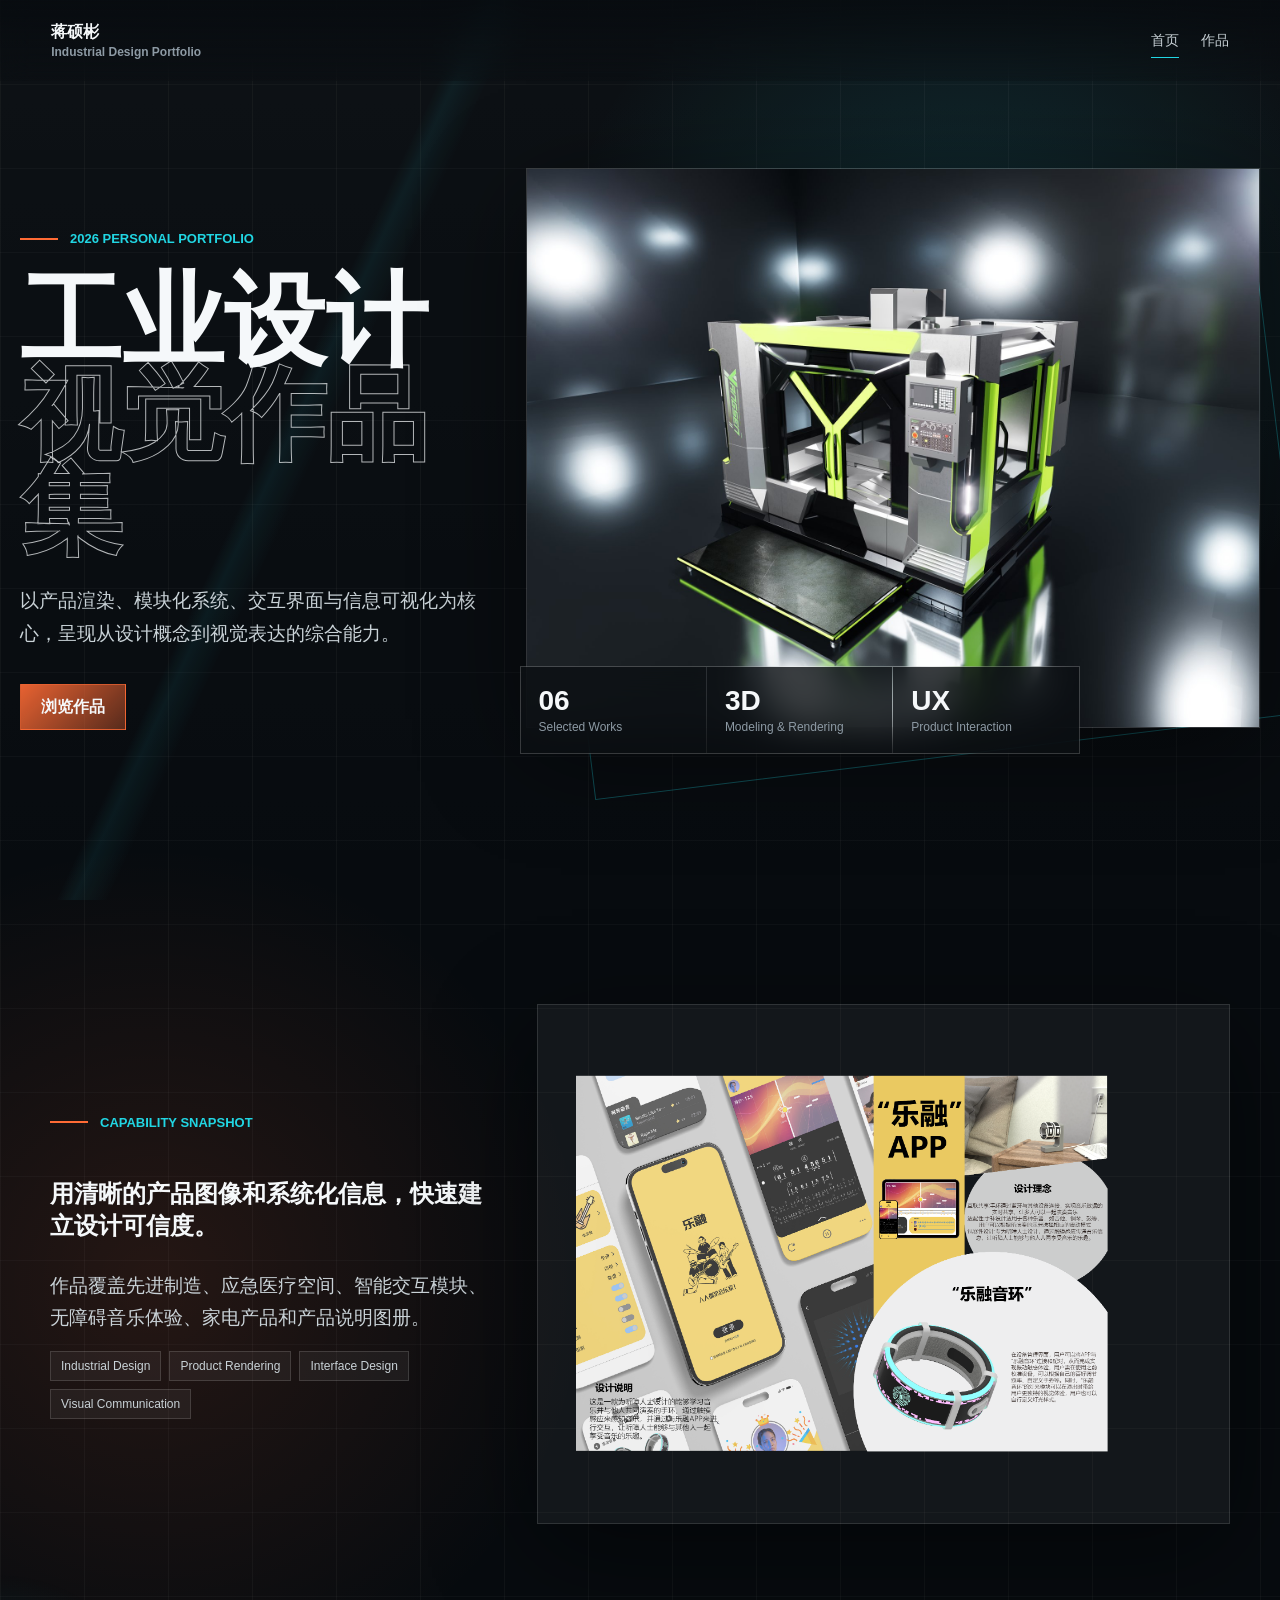
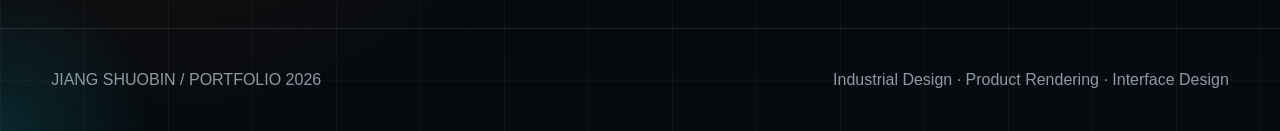
<file: index.html>
<!doctype html>
<html lang="zh-CN">
<head>
  <meta charset="utf-8">
  <meta name="viewport" content="width=device-width, initial-scale=1">
  <title>蒋硕彬 | Industrial Design Portfolio 2026</title>
  <link rel="stylesheet" href="site.css">
</head>
<body>
  <header class="site-header">
    <a class="brand" href="index.html"><span>蒋硕彬</span><span>Industrial Design Portfolio</span></a>
    <nav class="nav">
      <a class="active" href="index.html">首页</a>
      <a href="projects.html">作品</a>
    </nav>
  </header>

  <main class="page">
    <section class="hero">
      <div class="hero-copy reveal">
        <div class="eyebrow">2026 PERSONAL PORTFOLIO</div>
        <h1>工业设计<span>视觉作品集</span></h1>
        <p class="lead">以产品渲染、模块化系统、交互界面与信息可视化为核心，呈现从设计概念到视觉表达的综合能力。</p>
        <div class="hero-actions">
          <a class="button primary" href="projects.html">浏览作品</a>
        </div>
      </div>
      <div class="hero-visual reveal">
        <div class="orbital"></div>
        <div class="hero-frame" data-parallax="0.025">
          <img src="p01-cnc-hero.jpg" alt="数控机床场景渲染图">
        </div>
        <div class="metrics">
          <div class="metric"><strong>06</strong><span>Selected Works</span></div>
          <div class="metric"><strong>3D</strong><span>Modeling & Rendering</span></div>
          <div class="metric"><strong>UX</strong><span>Product Interaction</span></div>
        </div>
      </div>
    </section>

    <section class="section feature reveal">
      <div>
        <div class="eyebrow">CAPABILITY SNAPSHOT</div>
        <h2>用清晰的产品图像和系统化信息，快速建立设计可信度。</h2>
        <p class="lead">作品覆盖先进制造、应急医疗空间、智能交互模块、无障碍音乐体验、家电产品和产品说明图册。</p>
        <div class="tags">
          <span class="tag">Industrial Design</span>
          <span class="tag">Product Rendering</span>
          <span class="tag">Interface Design</span>
          <span class="tag">Visual Communication</span>
        </div>
      </div>
      <div class="feature-frame contain">
        <img src="p04-acoustic-system.png" alt="乐融音环系统设计">
      </div>
    </section>
  </main>

  <footer class="site-footer">
    <span>JIANG SHUOBIN / PORTFOLIO 2026</span>
    <span>Industrial Design · Product Rendering · Interface Design</span>
  </footer>
  <script src="site.js"></script>
</body>
</html>
</file>
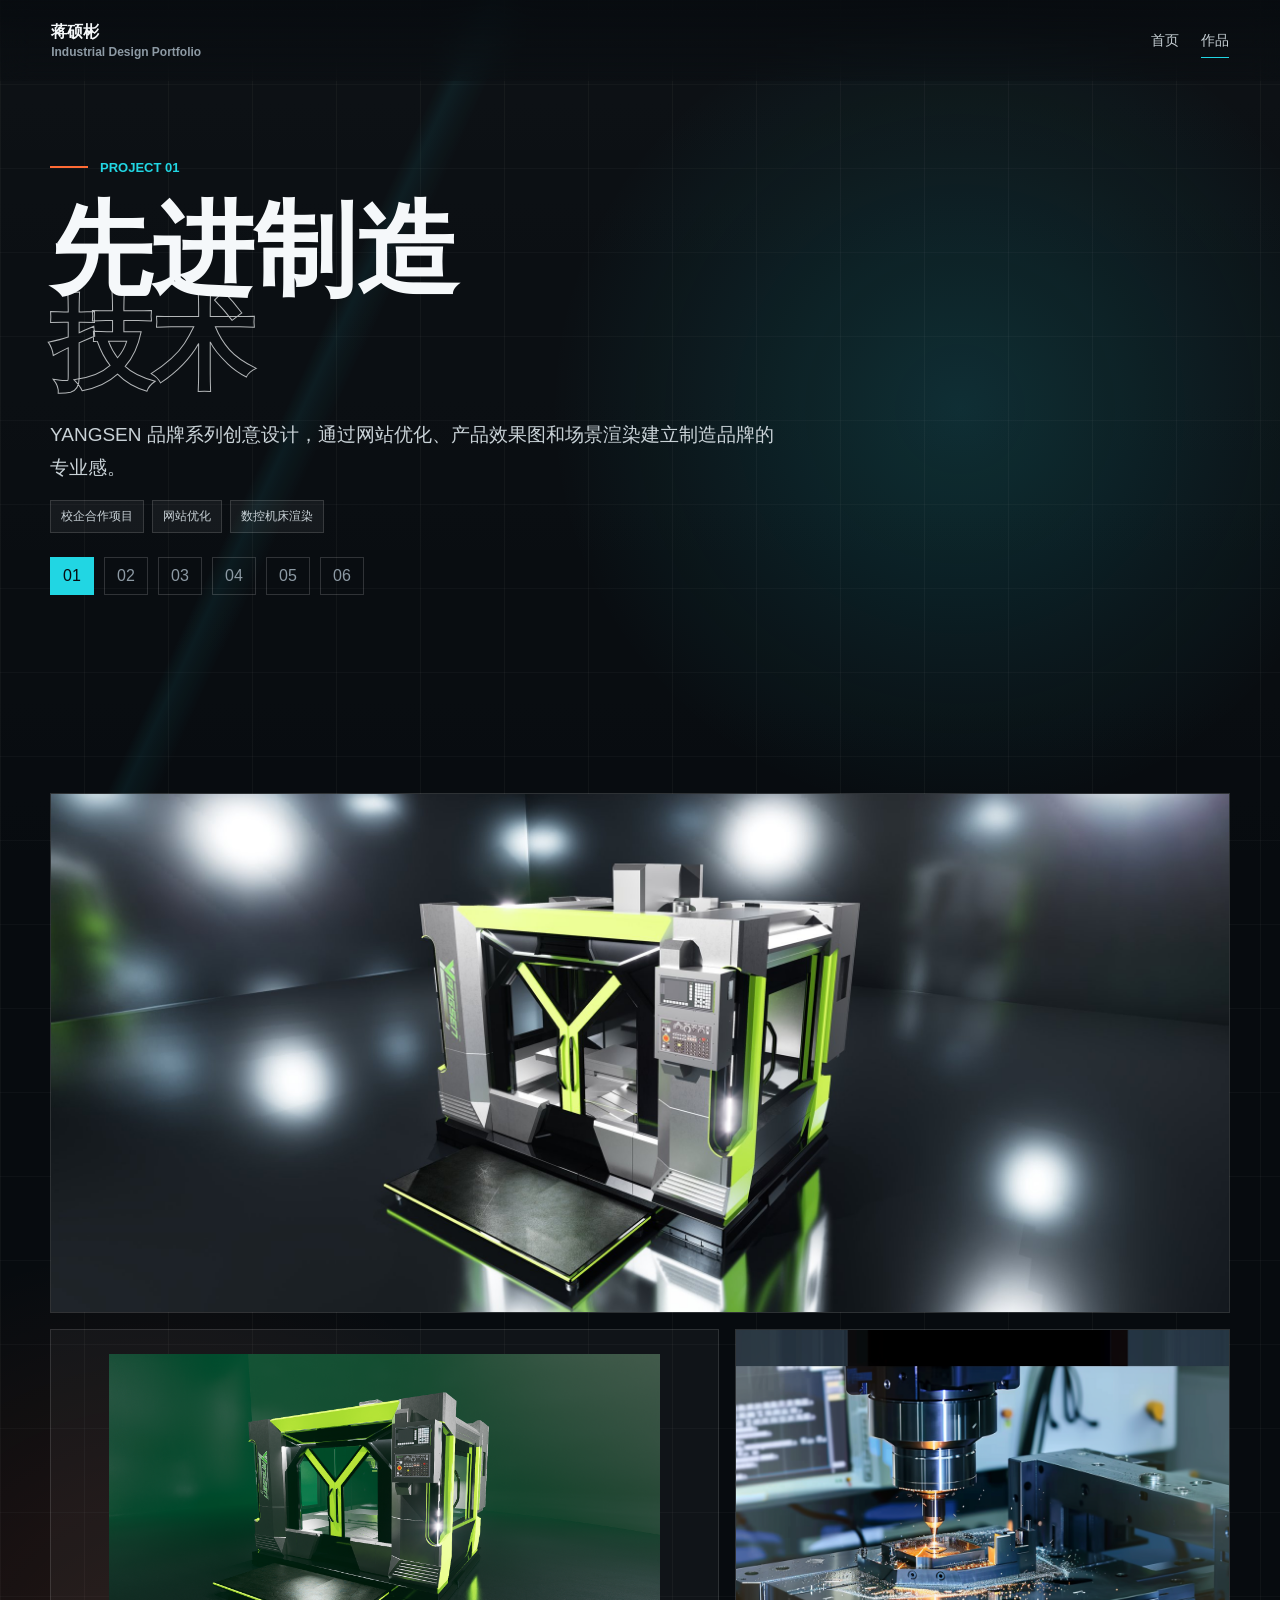
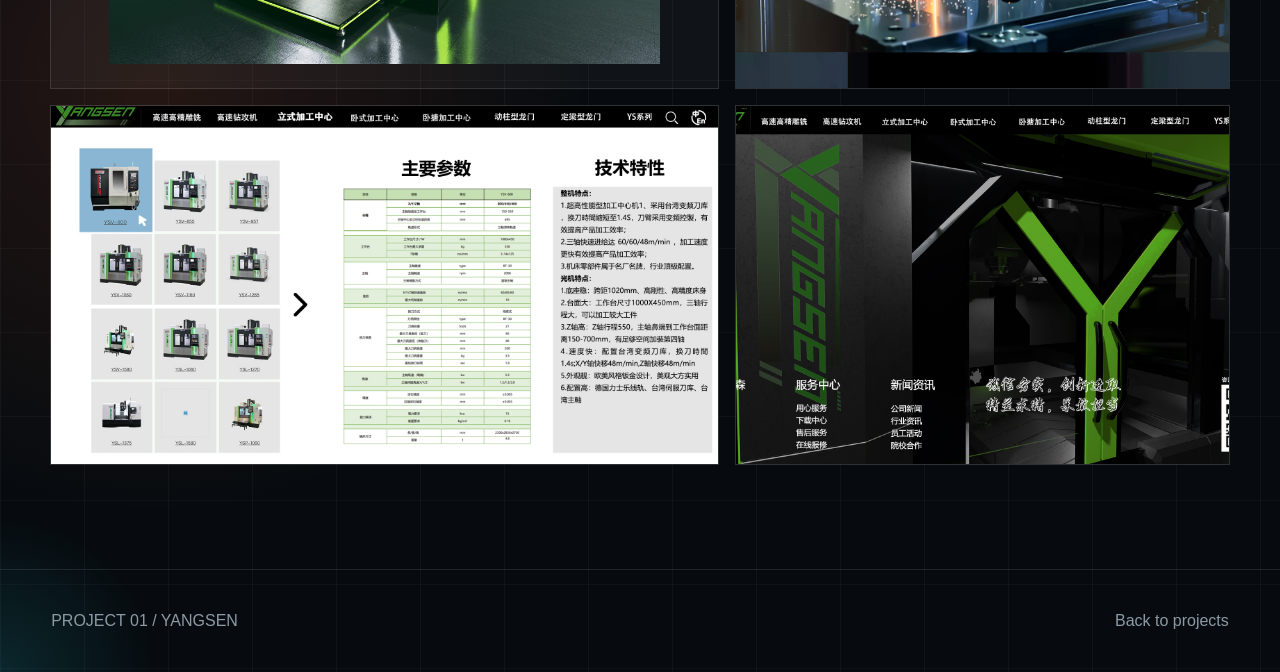
<file: project-01.html>
<!doctype html>
<html lang="zh-CN">
<head>
  <meta charset="utf-8">
  <meta name="viewport" content="width=device-width, initial-scale=1">
  <title>先进制造技术 | 蒋硕彬</title>
  <link rel="stylesheet" href="site.css">
</head>
<body>
  <header class="site-header">
    <a class="brand" href="index.html"><span>蒋硕彬</span><span>Industrial Design Portfolio</span></a>
    <nav class="nav"><a href="index.html">首页</a><a class="active" href="projects.html">作品</a></nav>
  </header>
  <main class="page">
    <section class="page-title reveal">
      <div class="eyebrow">PROJECT 01</div>
      <h1>先进制造<span>技术</span></h1>
      <p class="lead">YANGSEN 品牌系列创意设计，通过网站优化、产品效果图和场景渲染建立制造品牌的专业感。</p>
      <div class="tags"><span class="tag">校企合作项目</span><span class="tag">网站优化</span><span class="tag">数控机床渲染</span></div>
      <nav class="project-nav"><a class="active" href="project-01.html">01</a><a href="project-02.html">02</a><a href="project-03.html">03</a><a href="project-04.html">04</a><a href="project-05.html">05</a><a href="project-06.html">06</a></nav>
    </section>
    <section class="section gallery">
      <img class="wide reveal" src="p01-cnc-hero.jpg" alt="数控机床场景渲染">
      <img class="reveal contain" src="p01-cnc-render.png" alt="数控机床效果图">
      <img class="reveal" src="p01-website-screen.png" alt="网站优化界面">
      <img class="reveal" src="p01-web-scene-a.jpeg" alt="网站场景 A">
      <img class="reveal" src="p01-web-scene-b.jpeg" alt="网站场景 B">
    </section>
  </main>
  <footer class="site-footer"><span>PROJECT 01 / YANGSEN</span><span><a href="projects.html">Back to projects</a></span></footer>
  <script src="site.js"></script>
</body>
</html>
</file>
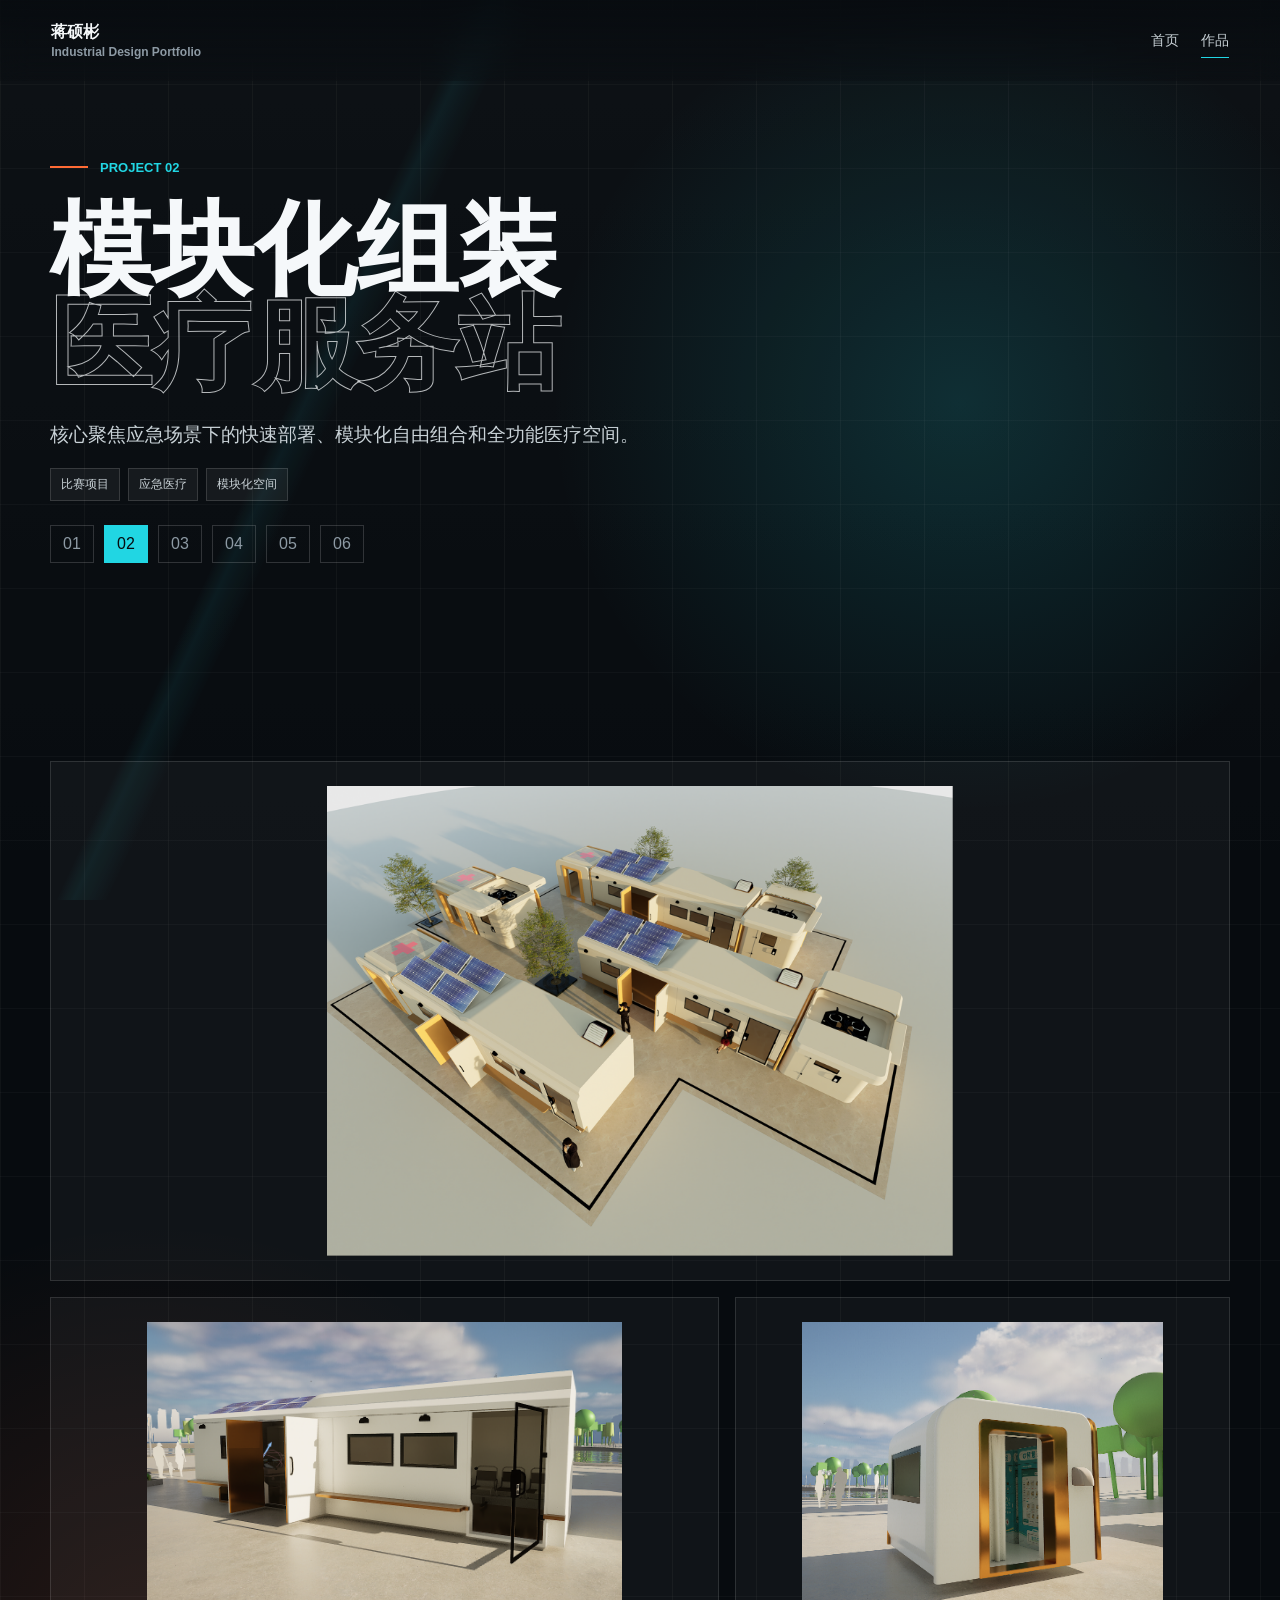
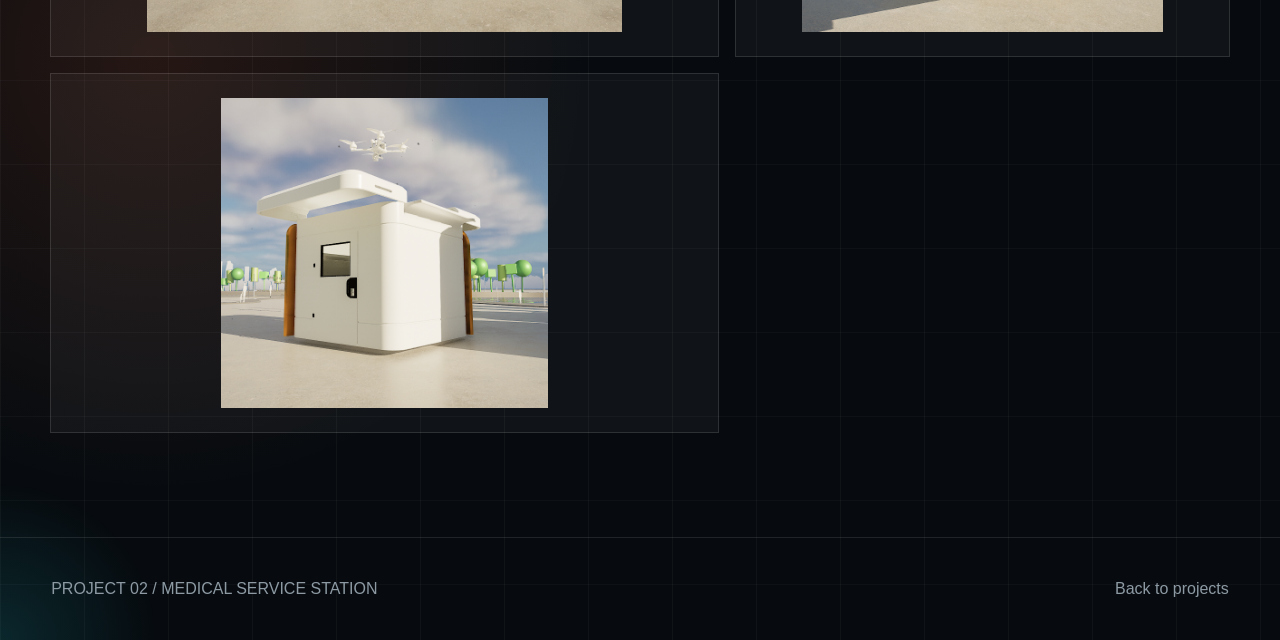
<file: project-02.html>
<!doctype html>
<html lang="zh-CN">
<head>
  <meta charset="utf-8">
  <meta name="viewport" content="width=device-width, initial-scale=1">
  <title>模块化组装医疗服务站 | 蒋硕彬</title>
  <link rel="stylesheet" href="site.css">
</head>
<body>
  <header class="site-header">
    <a class="brand" href="index.html"><span>蒋硕彬</span><span>Industrial Design Portfolio</span></a>
    <nav class="nav"><a href="index.html">首页</a><a class="active" href="projects.html">作品</a></nav>
  </header>
  <main class="page">
    <section class="page-title reveal">
      <div class="eyebrow">PROJECT 02</div>
      <h1>模块化组装<span>医疗服务站</span></h1>
      <p class="lead">核心聚焦应急场景下的快速部署、模块化自由组合和全功能医疗空间。</p>
      <div class="tags"><span class="tag">比赛项目</span><span class="tag">应急医疗</span><span class="tag">模块化空间</span></div>
      <nav class="project-nav"><a href="project-01.html">01</a><a class="active" href="project-02.html">02</a><a href="project-03.html">03</a><a href="project-04.html">04</a><a href="project-05.html">05</a><a href="project-06.html">06</a></nav>
    </section>
    <section class="section gallery">
      <img class="wide reveal contain" src="p02-medical-hero.png" alt="模块化医疗服务站产品图">
      <img class="reveal contain" src="p02-structure.png" alt="主体功能结构">
      <img class="reveal contain" src="p02-module-a.png" alt="模块化功能结构 A">
      <img class="reveal contain" src="p02-module-b.png" alt="模块化功能结构 B">
    </section>
  </main>
  <footer class="site-footer"><span>PROJECT 02 / MEDICAL SERVICE STATION</span><span><a href="projects.html">Back to projects</a></span></footer>
  <script src="site.js"></script>
</body>
</html>
</file>
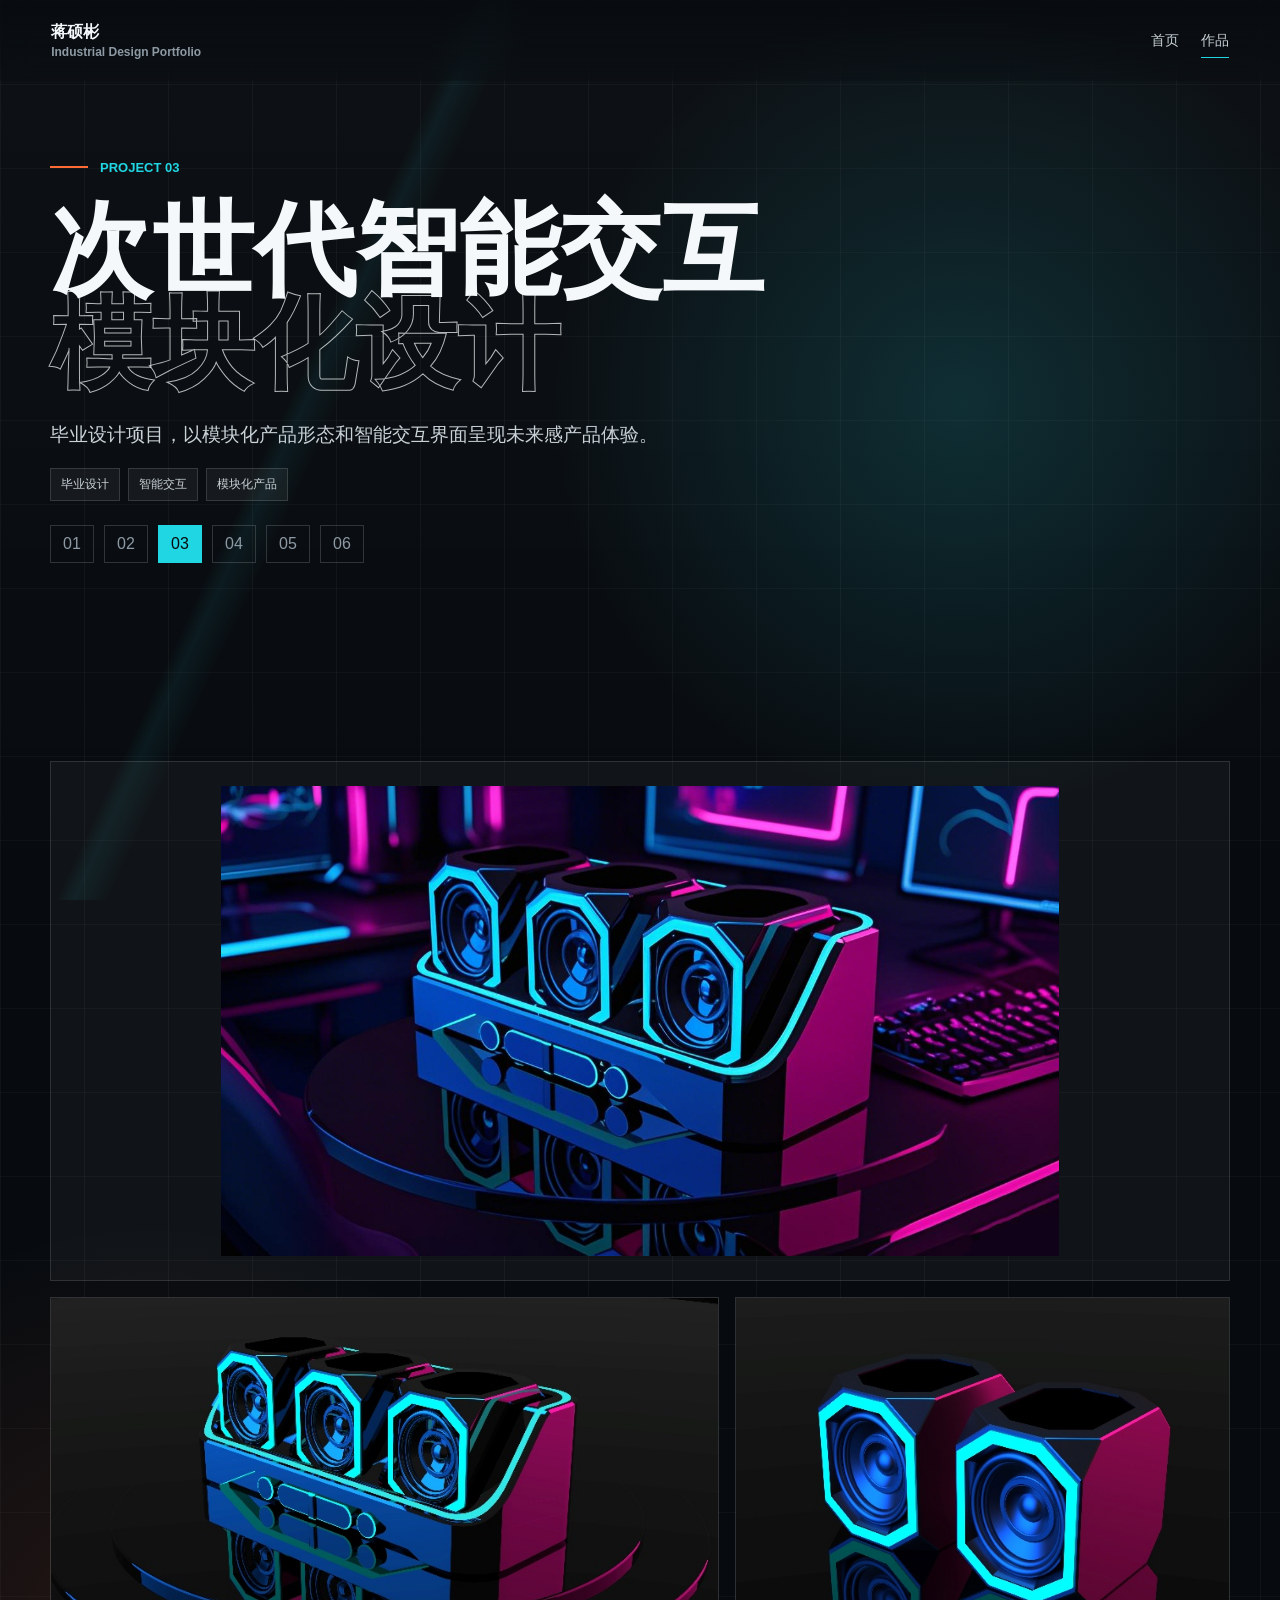
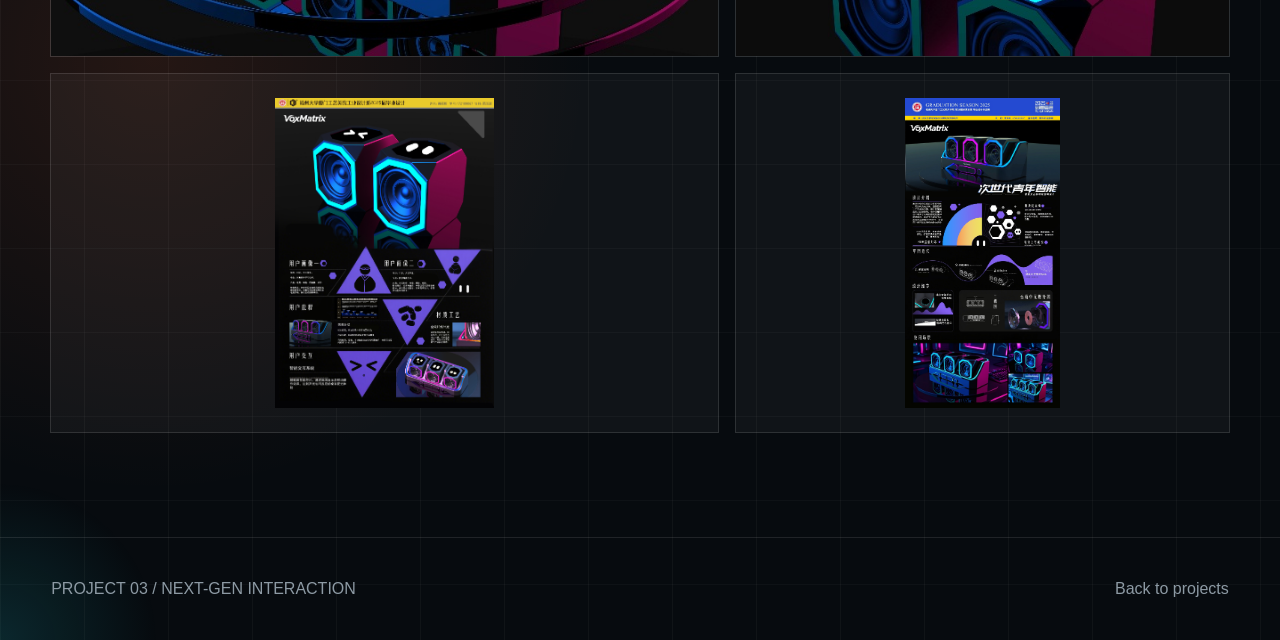
<file: project-03.html>
<!doctype html>
<html lang="zh-CN">
<head>
  <meta charset="utf-8">
  <meta name="viewport" content="width=device-width, initial-scale=1">
  <title>次世代智能交互模块化设计 | 蒋硕彬</title>
  <link rel="stylesheet" href="site.css">
</head>
<body>
  <header class="site-header">
    <a class="brand" href="index.html"><span>蒋硕彬</span><span>Industrial Design Portfolio</span></a>
    <nav class="nav"><a href="index.html">首页</a><a class="active" href="projects.html">作品</a></nav>
  </header>
  <main class="page">
    <section class="page-title reveal">
      <div class="eyebrow">PROJECT 03</div>
      <h1>次世代智能交互<span>模块化设计</span></h1>
      <p class="lead">毕业设计项目，以模块化产品形态和智能交互界面呈现未来感产品体验。</p>
      <div class="tags"><span class="tag">毕业设计</span><span class="tag">智能交互</span><span class="tag">模块化产品</span></div>
      <nav class="project-nav"><a href="project-01.html">01</a><a href="project-02.html">02</a><a class="active" href="project-03.html">03</a><a href="project-04.html">04</a><a href="project-05.html">05</a><a href="project-06.html">06</a></nav>
    </section>
    <section class="section gallery">
      <img class="wide reveal contain" src="p03-product-hero.png" alt="智能交互模块化产品图">
      <img class="reveal" src="p03-detail-a.jpeg" alt="产品细节 A">
      <img class="reveal" src="p03-detail-b.jpeg" alt="产品细节 B">
      <img class="reveal contain" src="p03-module-render.png" alt="模块渲染">
      <img class="reveal contain" src="p03-detail-board.jpeg" alt="细节展示板">
    </section>
  </main>
  <footer class="site-footer"><span>PROJECT 03 / NEXT-GEN INTERACTION</span><span><a href="projects.html">Back to projects</a></span></footer>
  <script src="site.js"></script>
</body>
</html>
</file>
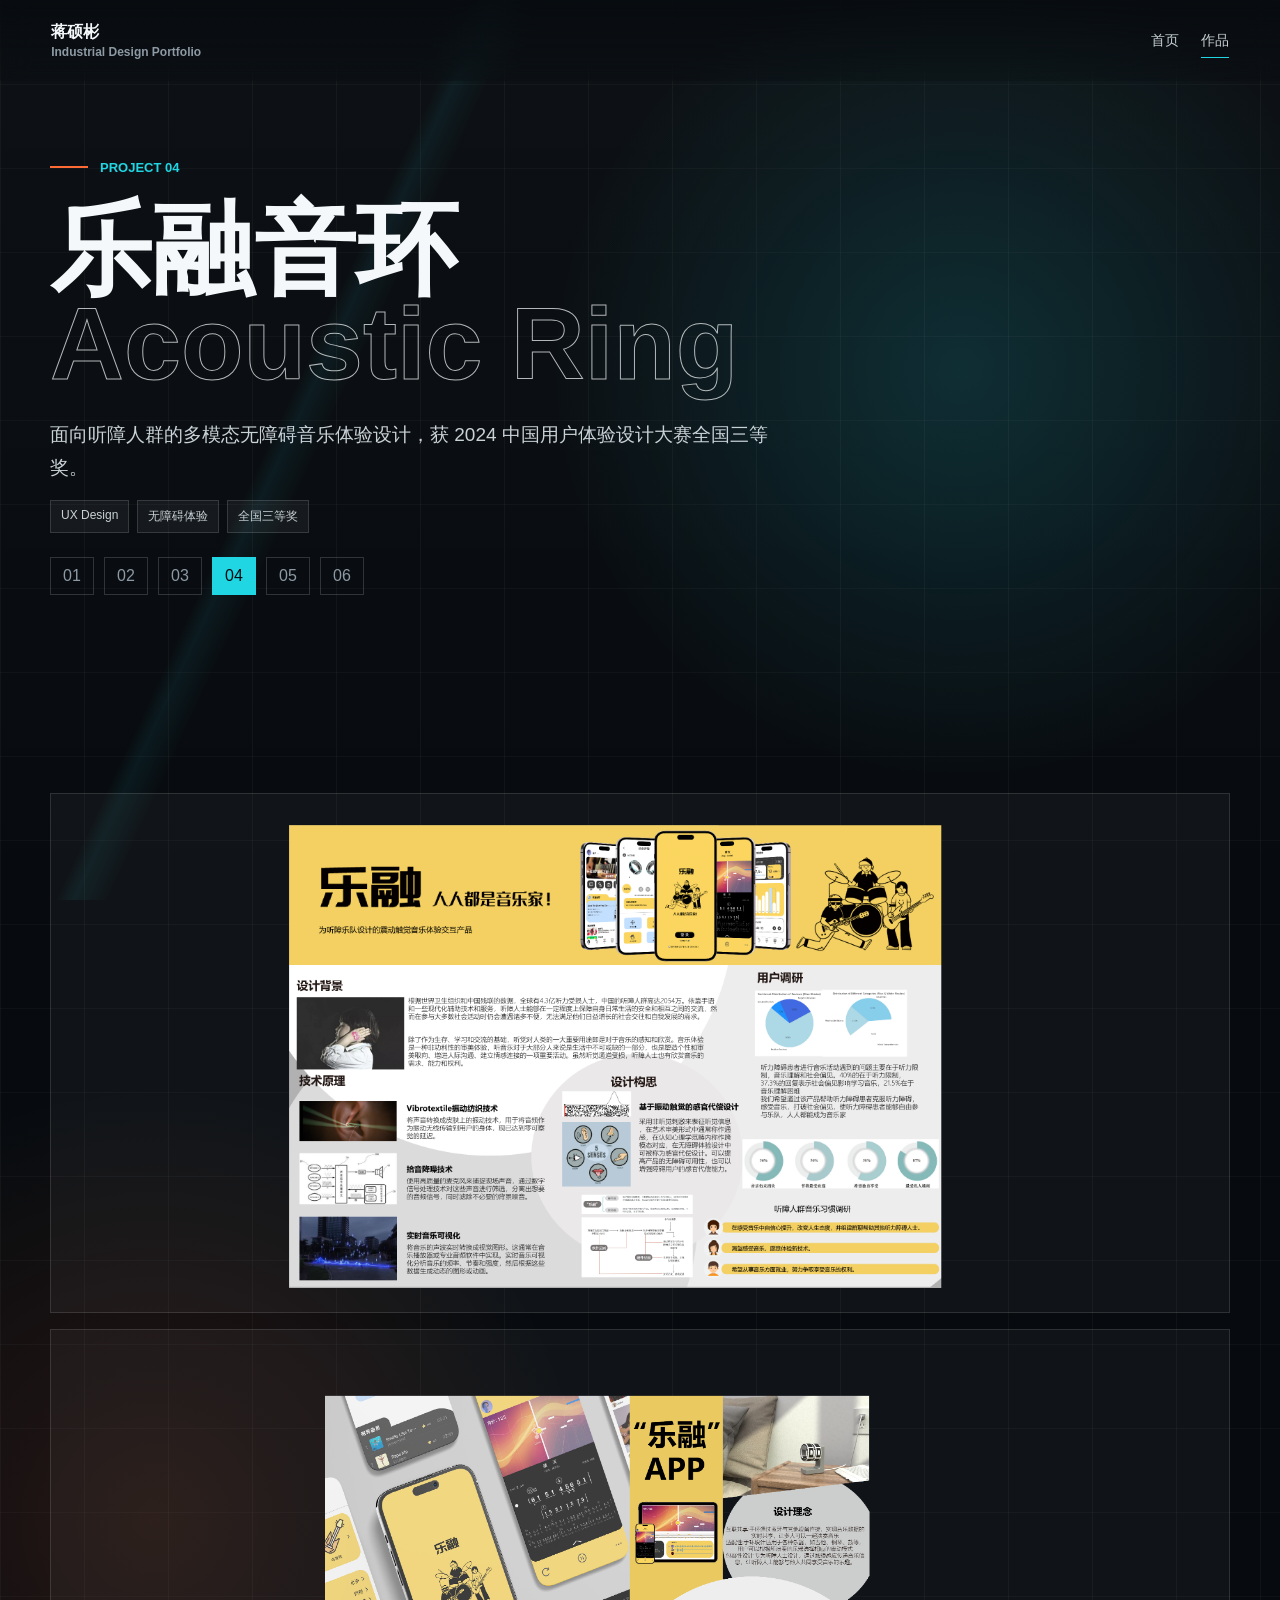
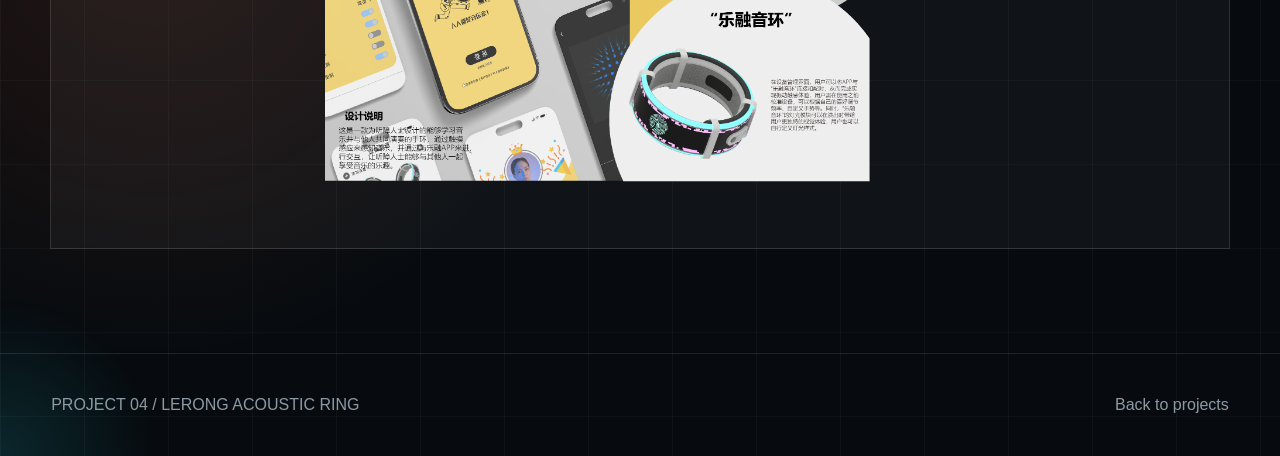
<file: project-04.html>
<!doctype html>
<html lang="zh-CN">
<head>
  <meta charset="utf-8">
  <meta name="viewport" content="width=device-width, initial-scale=1">
  <title>乐融音环 | 蒋硕彬</title>
  <link rel="stylesheet" href="site.css">
</head>
<body>
  <header class="site-header">
    <a class="brand" href="index.html"><span>蒋硕彬</span><span>Industrial Design Portfolio</span></a>
    <nav class="nav"><a href="index.html">首页</a><a class="active" href="projects.html">作品</a></nav>
  </header>
  <main class="page">
    <section class="page-title reveal">
      <div class="eyebrow">PROJECT 04</div>
      <h1>乐融音环<span>Acoustic Ring</span></h1>
      <p class="lead">面向听障人群的多模态无障碍音乐体验设计，获 2024 中国用户体验设计大赛全国三等奖。</p>
      <div class="tags"><span class="tag">UX Design</span><span class="tag">无障碍体验</span><span class="tag">全国三等奖</span></div>
      <nav class="project-nav"><a href="project-01.html">01</a><a href="project-02.html">02</a><a href="project-03.html">03</a><a class="active" href="project-04.html">04</a><a href="project-05.html">05</a><a href="project-06.html">06</a></nav>
    </section>
    <section class="section gallery">
      <img class="wide reveal contain" src="p04-acoustic-ui.png" alt="乐融音环 APP UI">
      <img class="wide reveal contain" src="p04-acoustic-system.png" alt="乐融音环系统设计">
    </section>
  </main>
  <footer class="site-footer"><span>PROJECT 04 / LERONG ACOUSTIC RING</span><span><a href="projects.html">Back to projects</a></span></footer>
  <script src="site.js"></script>
</body>
</html>
</file>
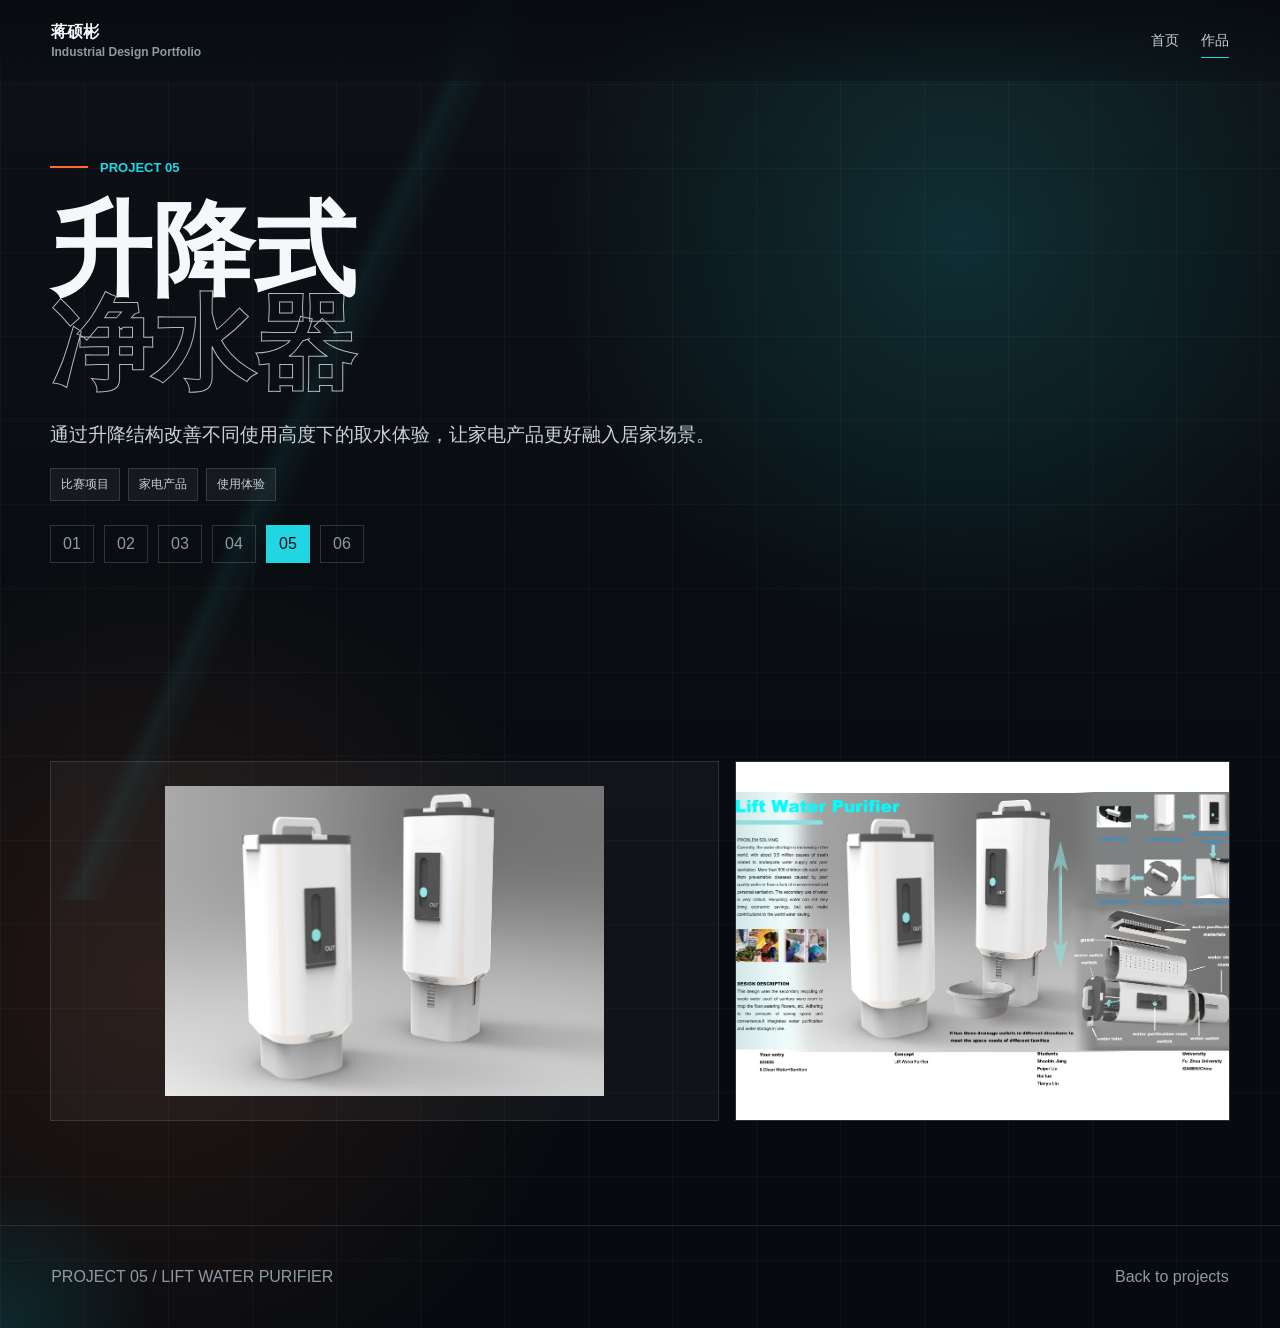
<file: project-05.html>
<!doctype html>
<html lang="zh-CN">
<head>
  <meta charset="utf-8">
  <meta name="viewport" content="width=device-width, initial-scale=1">
  <title>升降式净水器 | 蒋硕彬</title>
  <link rel="stylesheet" href="site.css">
</head>
<body>
  <header class="site-header">
    <a class="brand" href="index.html"><span>蒋硕彬</span><span>Industrial Design Portfolio</span></a>
    <nav class="nav"><a href="index.html">首页</a><a class="active" href="projects.html">作品</a></nav>
  </header>
  <main class="page">
    <section class="page-title reveal">
      <div class="eyebrow">PROJECT 05</div>
      <h1>升降式<span>净水器</span></h1>
      <p class="lead">通过升降结构改善不同使用高度下的取水体验，让家电产品更好融入居家场景。</p>
      <div class="tags"><span class="tag">比赛项目</span><span class="tag">家电产品</span><span class="tag">使用体验</span></div>
      <nav class="project-nav"><a href="project-01.html">01</a><a href="project-02.html">02</a><a href="project-03.html">03</a><a href="project-04.html">04</a><a class="active" href="project-05.html">05</a><a href="project-06.html">06</a></nav>
    </section>
    <section class="section gallery">
      <img class="reveal contain" src="p05-purifier-hero.jpeg" alt="升降式净水器产品图">
      <img class="reveal" src="p05-purifier-detail.jpeg" alt="升降式净水器细节图">
    </section>
  </main>
  <footer class="site-footer"><span>PROJECT 05 / LIFT WATER PURIFIER</span><span><a href="projects.html">Back to projects</a></span></footer>
  <script src="site.js"></script>
</body>
</html>
</file>
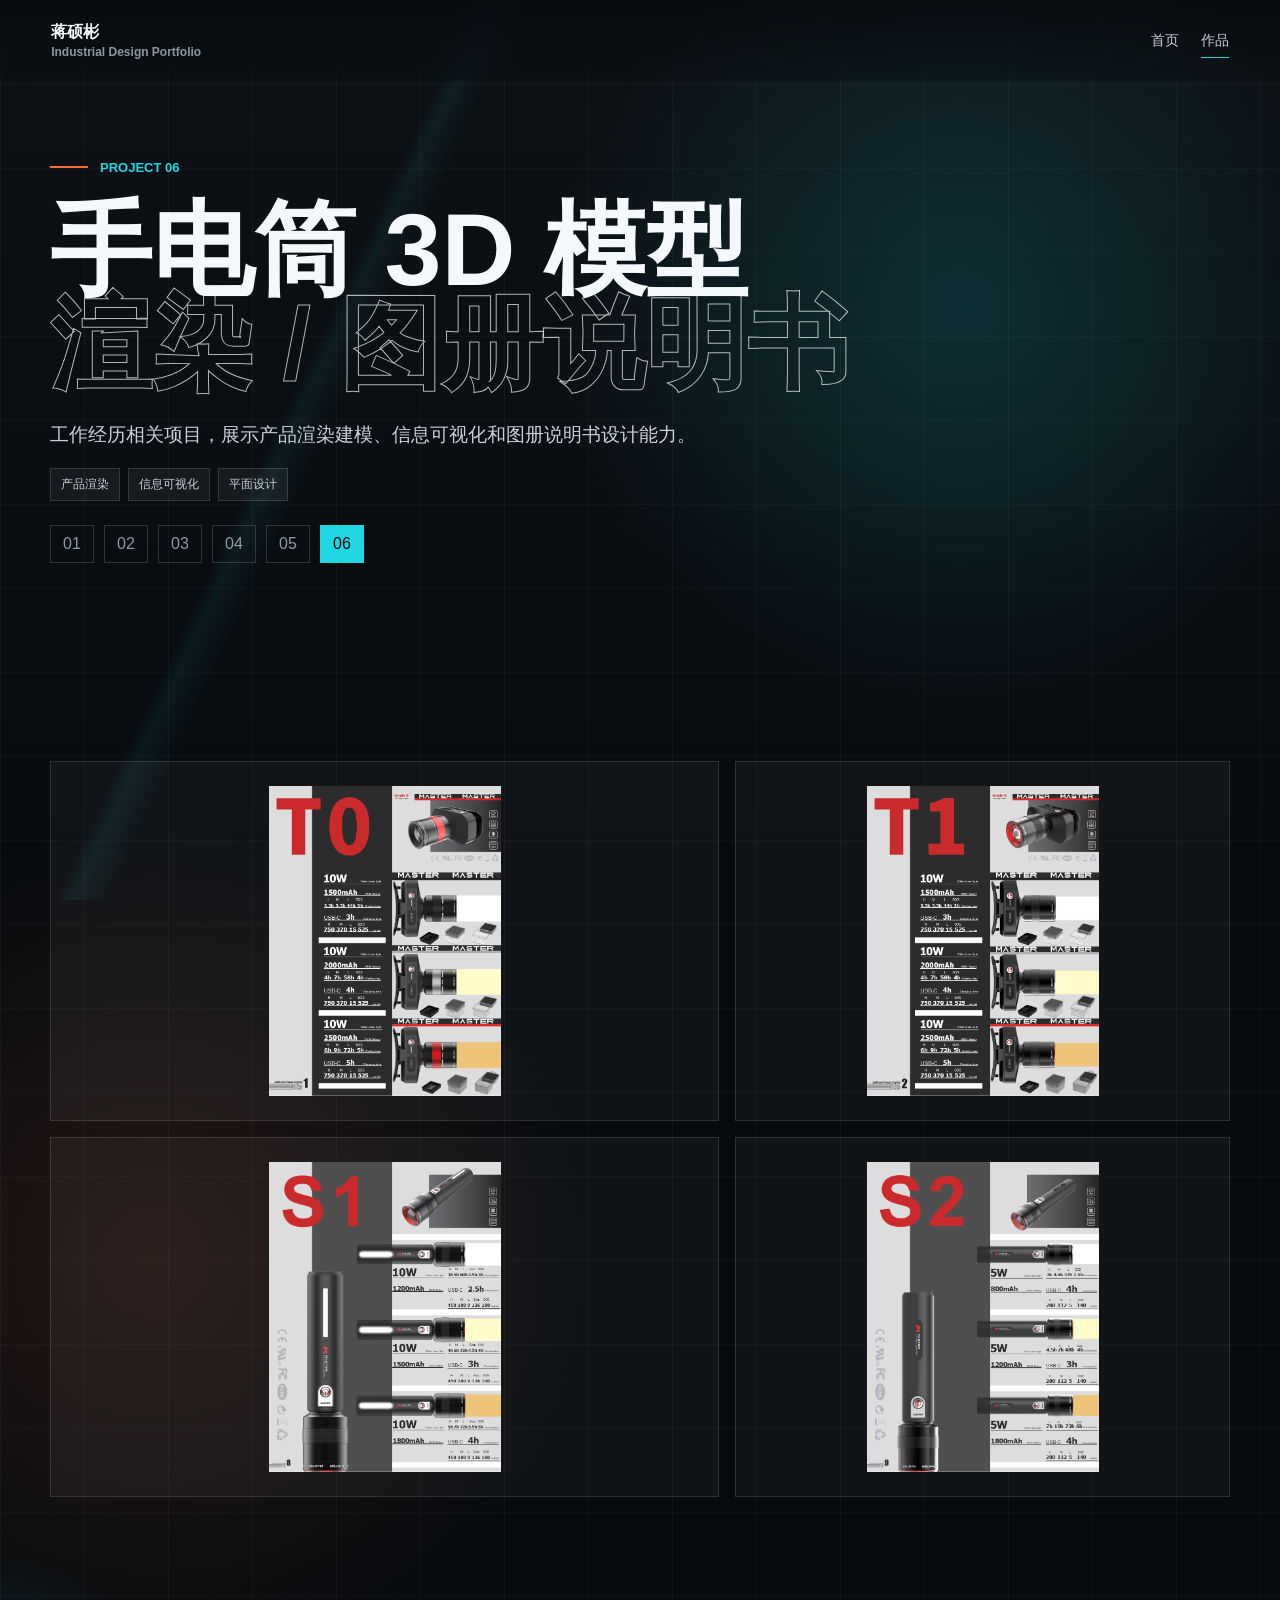
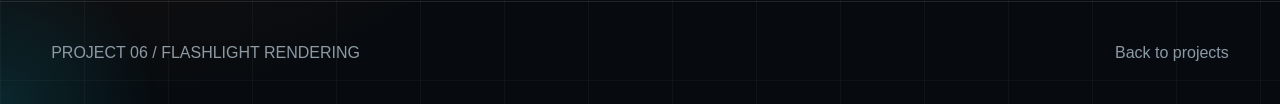
<file: project-06.html>
<!doctype html>
<html lang="zh-CN">
<head>
  <meta charset="utf-8">
  <meta name="viewport" content="width=device-width, initial-scale=1">
  <title>手电筒 3D 模型 / 渲染 | 蒋硕彬</title>
  <link rel="stylesheet" href="site.css">
</head>
<body>
  <header class="site-header">
    <a class="brand" href="index.html"><span>蒋硕彬</span><span>Industrial Design Portfolio</span></a>
    <nav class="nav"><a href="index.html">首页</a><a class="active" href="projects.html">作品</a></nav>
  </header>
  <main class="page">
    <section class="page-title reveal">
      <div class="eyebrow">PROJECT 06</div>
      <h1>手电筒 3D 模型<span>渲染 / 图册说明书</span></h1>
      <p class="lead">工作经历相关项目，展示产品渲染建模、信息可视化和图册说明书设计能力。</p>
      <div class="tags"><span class="tag">产品渲染</span><span class="tag">信息可视化</span><span class="tag">平面设计</span></div>
      <nav class="project-nav"><a href="project-01.html">01</a><a href="project-02.html">02</a><a href="project-03.html">03</a><a href="project-04.html">04</a><a href="project-05.html">05</a><a class="active" href="project-06.html">06</a></nav>
    </section>
    <section class="section gallery">
      <img class="reveal contain" src="p06-flashlight-a.png" alt="手电筒图册 A">
      <img class="reveal contain" src="p06-flashlight-b.png" alt="手电筒图册 B">
      <img class="reveal contain" src="p06-flashlight-c.png" alt="手电筒图册 C">
      <img class="reveal contain" src="p06-flashlight-d.png" alt="手电筒图册 D">
    </section>
  </main>
  <footer class="site-footer"><span>PROJECT 06 / FLASHLIGHT RENDERING</span><span><a href="projects.html">Back to projects</a></span></footer>
  <script src="site.js"></script>
</body>
</html>
</file>
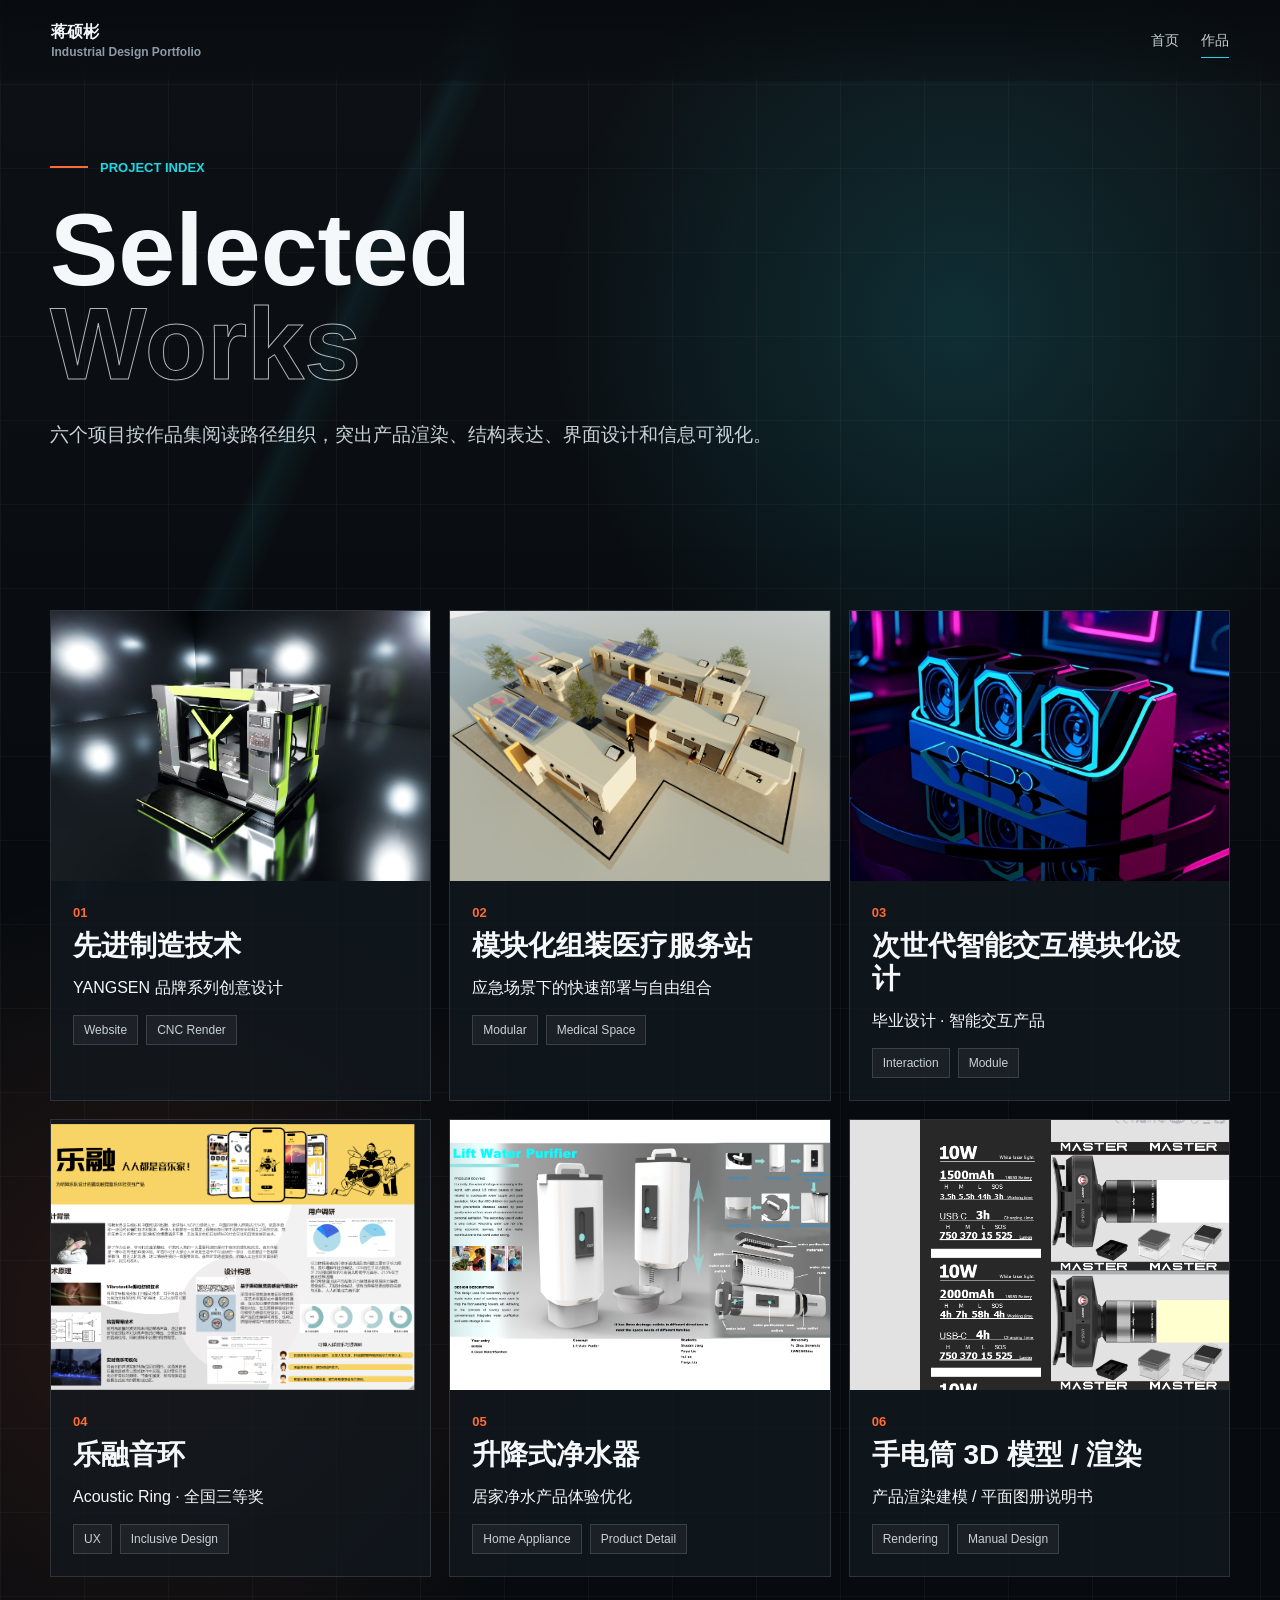
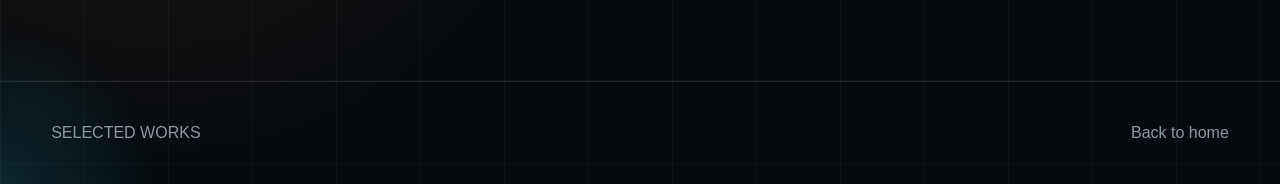
<file: projects.html>
<!doctype html>
<html lang="zh-CN">
<head>
  <meta charset="utf-8">
  <meta name="viewport" content="width=device-width, initial-scale=1">
  <title>作品总览 | 蒋硕彬</title>
  <link rel="stylesheet" href="site.css">
</head>
<body>
  <header class="site-header">
    <a class="brand" href="index.html"><span>蒋硕彬</span><span>Industrial Design Portfolio</span></a>
    <nav class="nav">
      <a href="index.html">首页</a>
      <a class="active" href="projects.html">作品</a>
    </nav>
  </header>

  <main class="page">
    <section class="page-title reveal">
      <div class="eyebrow">PROJECT INDEX</div>
      <h1>Selected<span>Works</span></h1>
      <p class="lead">六个项目按作品集阅读路径组织，突出产品渲染、结构表达、界面设计和信息可视化。</p>
    </section>

    <section class="section project-grid">
      <a class="project-card reveal" href="project-01.html">
        <img src="p01-cnc-hero.jpg" alt="先进制造技术">
        <div class="content"><span class="num">01</span><h2>先进制造技术</h2><p>YANGSEN 品牌系列创意设计</p><div class="tags"><span class="tag">Website</span><span class="tag">CNC Render</span></div></div>
      </a>
      <a class="project-card reveal" href="project-02.html">
        <img src="p02-medical-hero.png" alt="模块化组装医疗服务站">
        <div class="content"><span class="num">02</span><h2>模块化组装医疗服务站</h2><p>应急场景下的快速部署与自由组合</p><div class="tags"><span class="tag">Modular</span><span class="tag">Medical Space</span></div></div>
      </a>
      <a class="project-card reveal" href="project-03.html">
        <img src="p03-product-hero.png" alt="次世代智能交互模块化设计">
        <div class="content"><span class="num">03</span><h2>次世代智能交互模块化设计</h2><p>毕业设计 · 智能交互产品</p><div class="tags"><span class="tag">Interaction</span><span class="tag">Module</span></div></div>
      </a>
      <a class="project-card reveal" href="project-04.html">
        <img src="p04-acoustic-ui.png" alt="乐融音环">
        <div class="content"><span class="num">04</span><h2>乐融音环</h2><p>Acoustic Ring · 全国三等奖</p><div class="tags"><span class="tag">UX</span><span class="tag">Inclusive Design</span></div></div>
      </a>
      <a class="project-card reveal" href="project-05.html">
        <img src="p05-purifier-detail.jpeg" alt="升降式净水器">
        <div class="content"><span class="num">05</span><h2>升降式净水器</h2><p>居家净水产品体验优化</p><div class="tags"><span class="tag">Home Appliance</span><span class="tag">Product Detail</span></div></div>
      </a>
      <a class="project-card reveal" href="project-06.html">
        <img src="p06-flashlight-a.png" alt="手电筒模型渲染">
        <div class="content"><span class="num">06</span><h2>手电筒 3D 模型 / 渲染</h2><p>产品渲染建模 / 平面图册说明书</p><div class="tags"><span class="tag">Rendering</span><span class="tag">Manual Design</span></div></div>
      </a>
    </section>
  </main>

  <footer class="site-footer"><span>SELECTED WORKS</span><span><a href="index.html">Back to home</a></span></footer>
  <script src="site.js"></script>
</body>
</html>
</file>
<file: site.css>
:root {
  --bg: #070b0f;
  --panel: rgba(18, 26, 33, 0.72);
  --panel-strong: rgba(23, 34, 43, 0.92);
  --line: rgba(143, 226, 235, 0.18);
  --text: #f5f8fa;
  --muted: #8d9aa4;
  --soft: #c9d2d7;
  --cyan: #21d6e3;
  --orange: #ff6b35;
  --gold: #d6b16c;
  --max: 1180px;
}

* {
  box-sizing: border-box;
}

html {
  background: var(--bg);
  color: var(--text);
  font-family: "Inter", "Segoe UI", "Microsoft YaHei UI", "Microsoft YaHei", sans-serif;
  scroll-behavior: smooth;
}

body {
  margin: 0;
  min-height: 100vh;
  background:
    linear-gradient(90deg, rgba(255,255,255,0.035) 1px, transparent 1px) 0 0 / 84px 84px,
    linear-gradient(rgba(255,255,255,0.028) 1px, transparent 1px) 0 0 / 84px 84px,
    radial-gradient(circle at 75% 18%, rgba(33, 214, 227, 0.16), transparent 32vw),
    radial-gradient(circle at 12% 74%, rgba(255, 107, 53, 0.12), transparent 34vw),
    var(--bg);
  overflow-x: hidden;
}

body::before {
  content: "";
  position: fixed;
  inset: 0;
  pointer-events: none;
  background:
    linear-gradient(115deg, transparent 0 28%, rgba(33, 214, 227, 0.11) 29%, transparent 31% 100%),
    linear-gradient(rgba(255,255,255,0.035), rgba(255,255,255,0));
  mix-blend-mode: screen;
  opacity: 0.65;
  animation: scan 8s ease-in-out infinite alternate;
  z-index: 0;
}

a {
  color: inherit;
  text-decoration: none;
}

img {
  display: block;
  max-width: 100%;
}

.site-header {
  position: fixed;
  top: 0;
  left: 0;
  right: 0;
  z-index: 50;
  display: flex;
  align-items: center;
  justify-content: space-between;
  gap: 24px;
  padding: 22px clamp(20px, 4vw, 54px);
  background: linear-gradient(rgba(7, 11, 15, 0.84), rgba(7, 11, 15, 0.22));
  backdrop-filter: blur(16px);
}

.brand {
  display: grid;
  gap: 2px;
  font-weight: 800;
  letter-spacing: 0;
}

.brand span:last-child {
  color: var(--muted);
  font-size: 12px;
  font-weight: 600;
}

.nav {
  display: flex;
  align-items: center;
  gap: 22px;
  color: var(--soft);
  font-size: 14px;
}

.nav a {
  position: relative;
  padding: 8px 0;
}

.nav a::after {
  content: "";
  position: absolute;
  left: 0;
  right: 0;
  bottom: 0;
  height: 1px;
  background: var(--cyan);
  transform: scaleX(0);
  transform-origin: left;
  transition: transform 220ms ease;
}

.nav a:hover::after,
.nav a.active::after {
  transform: scaleX(1);
}

.page {
  position: relative;
  z-index: 1;
}

.section {
  width: min(var(--max), calc(100% - 40px));
  margin: 0 auto;
  padding: 104px 0;
}

.hero {
  min-height: 100vh;
  display: grid;
  grid-template-columns: minmax(320px, 0.78fr) minmax(360px, 1.22fr);
  align-items: center;
  gap: 36px;
  width: min(1240px, calc(100% - 40px));
  margin: 0 auto;
  padding: 120px 0 64px;
}

.hero-copy {
  padding: 28px 0;
}

.eyebrow {
  display: inline-flex;
  align-items: center;
  gap: 12px;
  margin-bottom: 28px;
  color: var(--cyan);
  font-size: 13px;
  font-weight: 800;
}

.eyebrow::before {
  content: "";
  width: 38px;
  height: 2px;
  background: var(--orange);
}

.hero h1,
.page-title h1 {
  margin: 0;
  font-size: clamp(54px, 8vw, 108px);
  line-height: 0.92;
  letter-spacing: 0;
}

.hero h1 span,
.page-title h1 span {
  display: block;
  color: transparent;
  -webkit-text-stroke: 1px rgba(245, 248, 250, 0.72);
}

.lead {
  max-width: 520px;
  margin: 28px 0 0;
  color: var(--soft);
  font-size: 19px;
  line-height: 1.72;
}

.hero-actions {
  display: flex;
  flex-wrap: wrap;
  gap: 14px;
  margin-top: 34px;
}

.button {
  display: inline-flex;
  align-items: center;
  justify-content: center;
  min-height: 46px;
  padding: 0 20px;
  border: 1px solid rgba(255,255,255,0.14);
  background: rgba(255,255,255,0.06);
  color: var(--text);
  font-weight: 800;
  transition: transform 180ms ease, border-color 180ms ease, background 180ms ease;
}

.button.primary {
  border-color: rgba(255, 107, 53, 0.7);
  background: linear-gradient(135deg, rgba(255, 107, 53, 0.9), rgba(255, 107, 53, 0.32));
}

.button:hover {
  transform: translateY(-2px);
  border-color: rgba(33, 214, 227, 0.7);
}

.hero-visual {
  position: relative;
  min-height: 620px;
  perspective: 1200px;
}

.hero-frame,
.feature-frame {
  position: relative;
  overflow: hidden;
  border: 1px solid rgba(255,255,255,0.12);
  background: rgba(255,255,255,0.05);
  box-shadow: 0 26px 100px rgba(0, 0, 0, 0.48);
}

.hero-frame {
  height: 560px;
  transform: rotateY(-8deg) rotateX(3deg);
  transform-origin: center;
}

.hero-frame img,
.feature-frame img {
  width: 100%;
  height: 100%;
  object-fit: cover;
}

.hero-frame::after,
.feature-frame::after,
.project-card::after {
  content: "";
  position: absolute;
  inset: 0;
  background: linear-gradient(110deg, transparent 0 42%, rgba(255,255,255,0.2) 48%, transparent 54% 100%);
  transform: translateX(-120%);
  animation: glint 5.8s ease-in-out infinite;
  pointer-events: none;
}

.orbital {
  position: absolute;
  border: 1px solid rgba(33, 214, 227, 0.32);
  inset: 56px -22px 30px 34px;
  transform: rotate(-7deg);
  pointer-events: none;
}

.metrics {
  position: absolute;
  left: -6px;
  bottom: 34px;
  display: grid;
  grid-template-columns: repeat(3, 1fr);
  gap: 1px;
  width: min(560px, 92%);
  border: 1px solid rgba(255,255,255,0.12);
  background: rgba(255,255,255,0.08);
  backdrop-filter: blur(18px);
}

.metric {
  padding: 18px;
  background: rgba(7, 11, 15, 0.78);
}

.metric strong {
  display: block;
  font-size: 28px;
  color: var(--text);
}

.metric span {
  color: var(--muted);
  font-size: 12px;
}

.page-title {
  width: min(var(--max), calc(100% - 40px));
  margin: 0 auto;
  padding: 154px 0 54px;
}

.page-title p {
  max-width: 740px;
}

.project-grid {
  display: grid;
  grid-template-columns: repeat(3, 1fr);
  gap: 18px;
}

.project-card {
  position: relative;
  overflow: hidden;
  min-height: 420px;
  border: 1px solid rgba(255,255,255,0.12);
  background: var(--panel);
  transition: transform 260ms ease, border-color 260ms ease;
}

.project-card:hover {
  transform: translateY(-8px);
  border-color: rgba(33, 214, 227, 0.56);
}

.project-card img {
  width: 100%;
  height: 270px;
  object-fit: cover;
  filter: saturate(0.95) contrast(1.05);
  transition: transform 500ms ease;
}

.project-card:hover img {
  transform: scale(1.05);
}

.project-card .content {
  padding: 22px;
}

.num {
  color: var(--orange);
  font-size: 13px;
  font-weight: 900;
}

.project-card h2,
.gallery-copy h2 {
  margin: 8px 0 10px;
  font-size: 28px;
  line-height: 1.18;
}

.tags {
  display: flex;
  flex-wrap: wrap;
  gap: 8px;
  margin-top: 16px;
}

.tag {
  border: 1px solid rgba(255,255,255,0.14);
  padding: 7px 10px;
  color: var(--soft);
  font-size: 12px;
  background: rgba(255,255,255,0.05);
}

.feature {
  display: grid;
  grid-template-columns: 0.78fr 1.22fr;
  gap: 44px;
  align-items: center;
}

.feature-frame {
  height: 520px;
}

.feature-frame.contain img {
  object-fit: contain;
  padding: 30px;
}

.project-nav {
  display: flex;
  gap: 10px;
  flex-wrap: wrap;
  margin-top: 24px;
}

.project-nav a {
  width: 44px;
  height: 38px;
  display: grid;
  place-items: center;
  border: 1px solid rgba(255,255,255,0.16);
  color: var(--muted);
}

.project-nav a.active,
.project-nav a:hover {
  color: var(--bg);
  background: var(--cyan);
  border-color: var(--cyan);
}

.gallery {
  display: grid;
  grid-template-columns: 1.15fr 0.85fr;
  gap: 16px;
  margin-top: 40px;
}

.gallery img {
  width: 100%;
  height: 360px;
  object-fit: cover;
  border: 1px solid rgba(255,255,255,0.12);
  background: rgba(255,255,255,0.04);
  transition: transform 280ms ease, filter 280ms ease;
}

.gallery img.contain {
  object-fit: contain;
  padding: 24px;
}

.gallery img.wide {
  grid-column: span 2;
  height: 520px;
}

.gallery img:hover {
  transform: translateY(-4px);
  filter: brightness(1.06);
}

.site-footer {
  position: relative;
  z-index: 1;
  display: flex;
  justify-content: space-between;
  gap: 20px;
  padding: 42px clamp(20px, 4vw, 54px);
  color: var(--muted);
  border-top: 1px solid rgba(255,255,255,0.1);
}

.reveal {
  opacity: 0;
  transform: translateY(28px);
  transition: opacity 620ms ease, transform 620ms ease;
}

.reveal.visible {
  opacity: 1;
  transform: translateY(0);
}

.cursor-light {
  position: fixed;
  width: 360px;
  height: 360px;
  pointer-events: none;
  border-radius: 50%;
  background: radial-gradient(circle, rgba(33,214,227,0.14), transparent 62%);
  transform: translate(-50%, -50%);
  z-index: 0;
}

@keyframes scan {
  from { transform: translateX(-4vw); opacity: 0.38; }
  to { transform: translateX(4vw); opacity: 0.78; }
}

@keyframes glint {
  0%, 42% { transform: translateX(-120%); }
  58%, 100% { transform: translateX(120%); }
}

@media (max-width: 900px) {
  .site-header {
    position: sticky;
    align-items: flex-start;
    flex-direction: column;
    padding: 18px 20px;
  }

  .nav {
    width: 100%;
    overflow-x: auto;
    gap: 16px;
    padding-bottom: 4px;
  }

  .hero,
  .feature,
  .gallery,

  .hero {
    min-height: auto;
    padding-top: 54px;
  }

  .hero-frame {
    height: 420px;
    transform: none;
  }

  .hero-visual {
    min-height: 470px;
  }

  .metrics {
    position: relative;
    left: 0;
    bottom: 0;
    width: 100%;
    grid-template-columns: 1fr;
    margin-top: 12px;
  }

  .project-grid {
    grid-template-columns: 1fr;
  }

  .feature-frame,
  .gallery img,
  .gallery img.wide {
    height: auto;
    min-height: 260px;
    grid-column: auto;
  }
}

@media (max-width: 560px) {
  .hero h1,
  .page-title h1 {
    font-size: 52px;
  }

  .section {
    padding: 64px 0;
  }

  .page-title {
    padding-top: 74px;
  }

  .project-card {
    min-height: 0;
  }

  .project-card img {
    height: 220px;
  }
}
</file>
